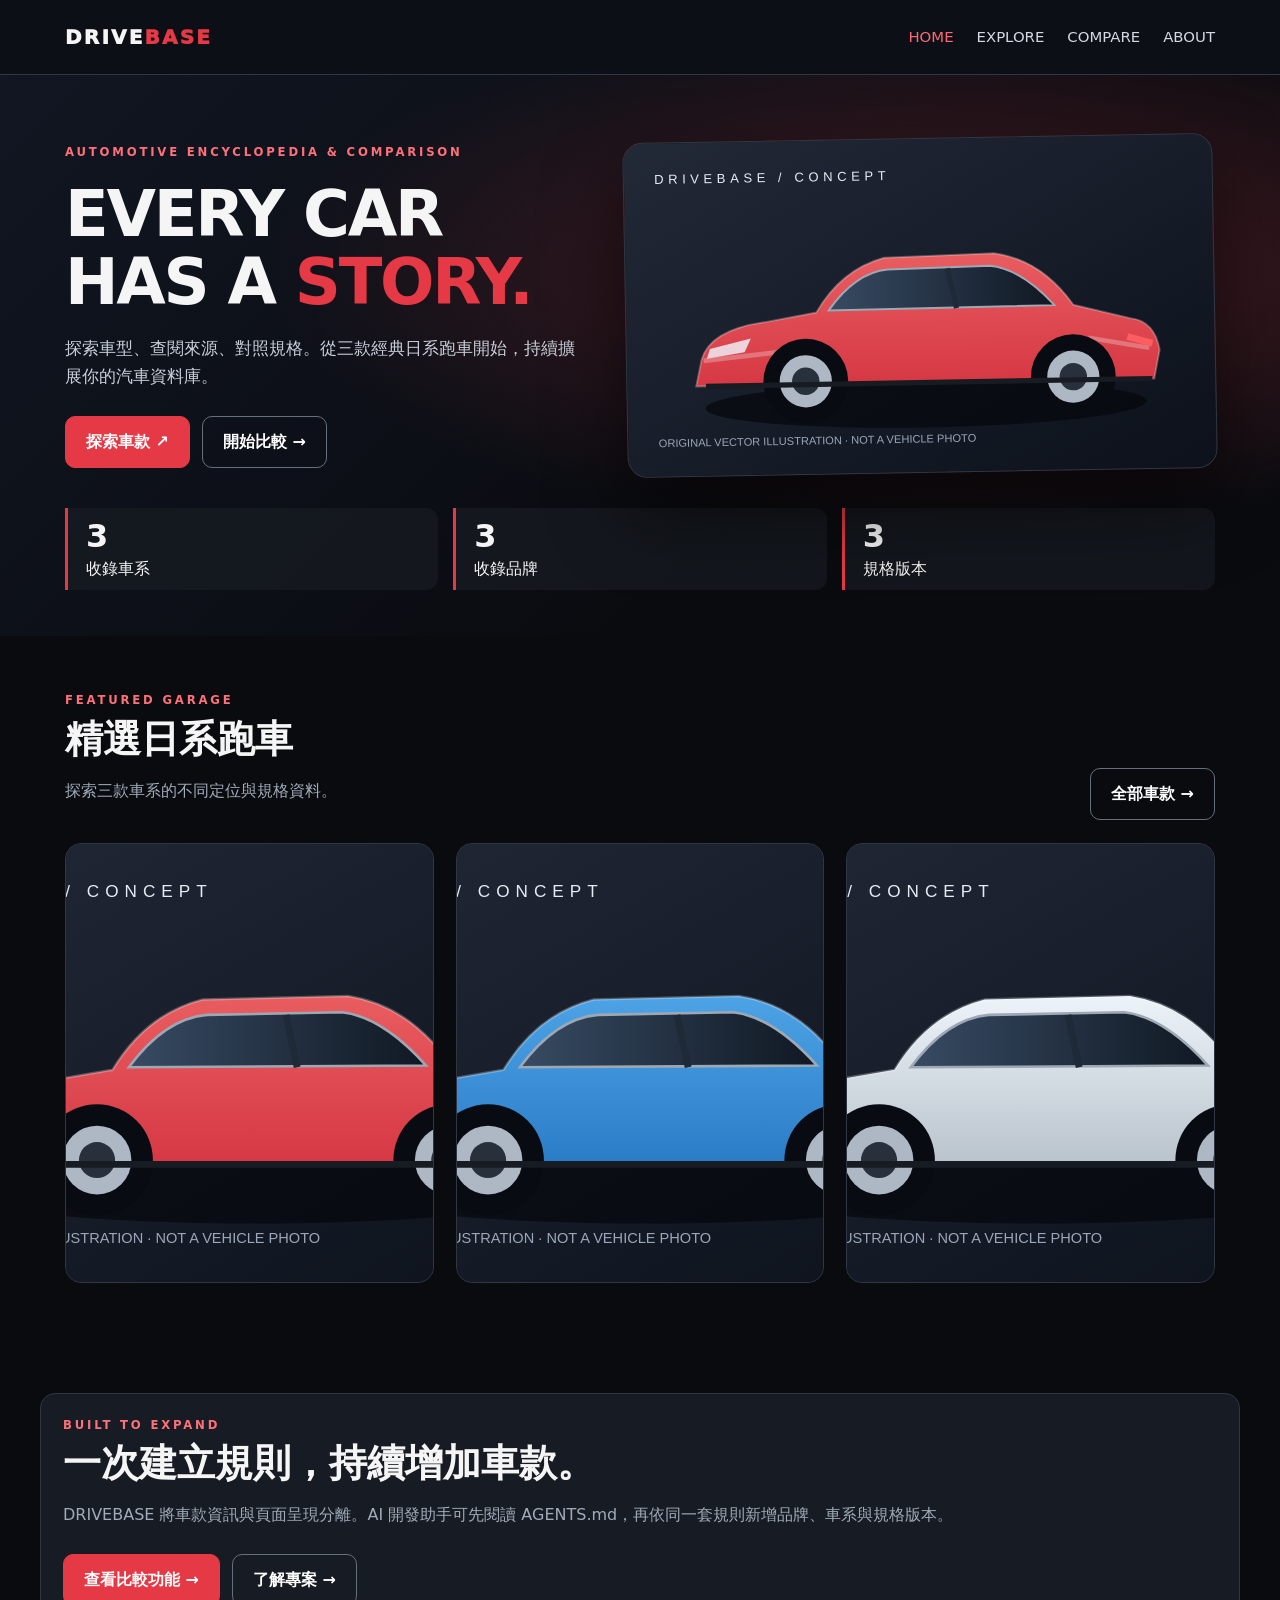
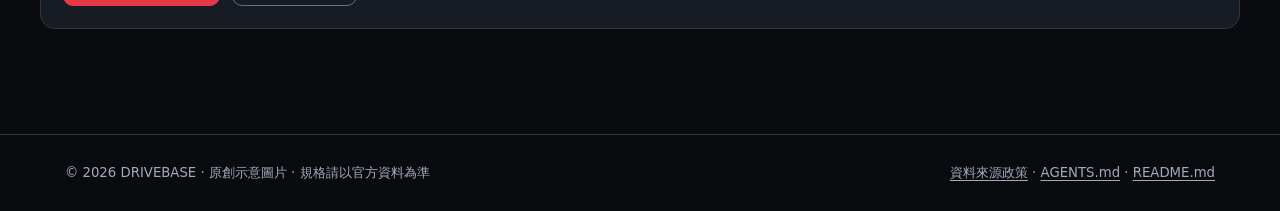
<file: index.html>
<!doctype html><html lang="zh-Hant"><head><meta charset="utf-8"><meta name="viewport" content="width=device-width,initial-scale=1"><meta name="description" content="DRIVEBASE 汽車百科與雙車規格比較平台"><title>探索日系跑車 | DRIVEBASE</title><link rel="stylesheet" href="css/style.css"></head><body data-page="home"><header class="topbar"><div class="container nav"><a class="brand" href="index.html" aria-label="DRIVEBASE 首頁">DRIVE<span>BASE</span></a><button id="menu-toggle" class="menu-toggle" type="button" aria-controls="navlinks" aria-expanded="false">選單 ☰</button><nav id="navlinks" class="navlinks" aria-label="主導覽"><a data-nav="home" href="index.html">HOME</a><a data-nav="explore" href="explore.html">EXPLORE</a><a data-nav="compare" href="compare.html">COMPARE</a><a data-nav="about" href="about.html">ABOUT</a></nav></div></header><main id="main"><section class="hero"><div class="container"><div class="hero-grid"><div><div class="eyebrow">Automotive encyclopedia & comparison</div><h1>EVERY CAR<br>HAS A <em>STORY.</em></h1><p class="lead">探索車型、查閱來源、對照規格。從三款經典日系跑車開始，持續擴展你的汽車資料庫。</p><div class="actions"><a class="btn primary" href="explore.html">探索車款 ↗</a><a class="btn" href="compare.html">開始比較 →</a></div></div><div class="hero-art"><img src="assets/cars/gr86.svg" alt="DRIVEBASE 原創跑車概念輪廓示意，非 GR86 實車照片"></div></div><div class="statband"><div class="stat"><strong id="model-total">—</strong><span>收錄車系</span></div><div class="stat"><strong id="brand-total">—</strong><span>收錄品牌</span></div><div class="stat"><strong id="variant-total">—</strong><span>規格版本</span></div></div></div></section><section class="section"><div class="container"><div class="section-head"><div><div class="eyebrow">Featured garage</div><h2>精選日系跑車</h2><p class="muted">探索三款車系的不同定位與規格資料。</p></div><a class="btn" href="explore.html">全部車款 →</a></div><div id="home-cars" class="cards"><p class="loading">正在載入車輛資料...</p></div></div></section><section class="section"><div class="container panel"><div class="eyebrow">Built to expand</div><h2>一次建立規則，持續增加車款。</h2><p class="muted">DRIVEBASE 將車款資訊與頁面呈現分離。AI 開發助手可先閱讀 AGENTS.md，再依同一套規則新增品牌、車系與規格版本。</p><div class="actions"><a class="btn primary" href="compare.html">查看比較功能 →</a><a class="btn" href="about.html">了解專案 →</a></div></div></section></main><footer class="footer"><div class="container footer-inner"><span>© <span id="current-year"></span> DRIVEBASE · 原創示意圖片 · 規格請以官方資料為準</span><span><a href="about.html">資料來源政策</a> · <a href="AGENTS.md">AGENTS.md</a> · <a href="README.md">README.md</a></span></div></footer><aside id="compare-bar" class="compare-bar" hidden aria-label="比較選擇清單"><p class="compare-summary"></p><a class="btn primary small compare-go" href="compare.html">比較 →</a><button type="button" class="btn small" onclick="sessionStorage.removeItem('drivebase_compare_v1');document.querySelector('#compare-bar').hidden=true">清除</button></aside><script src="js/app.js" defer></script></body></html>
</file>
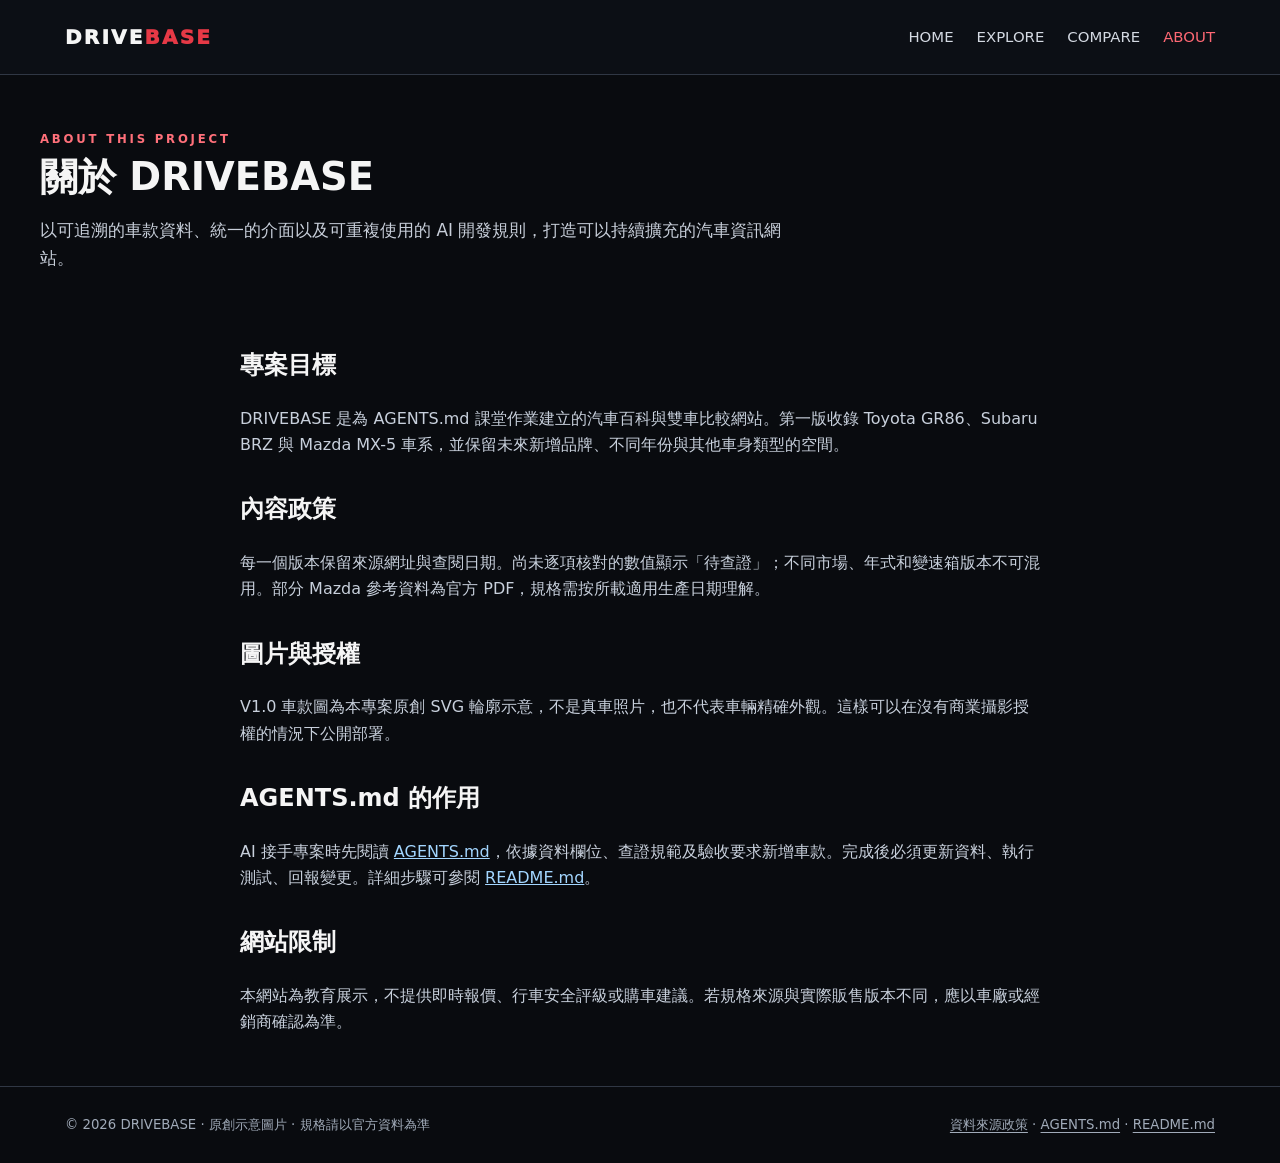
<file: about.html>
<!doctype html><html lang="zh-Hant"><head><meta charset="utf-8"><meta name="viewport" content="width=device-width,initial-scale=1"><meta name="description" content="DRIVEBASE 汽車百科與雙車規格比較平台"><title>關於專案 | DRIVEBASE</title><link rel="stylesheet" href="css/style.css"></head><body data-page="about"><header class="topbar"><div class="container nav"><a class="brand" href="index.html" aria-label="DRIVEBASE 首頁">DRIVE<span>BASE</span></a><button id="menu-toggle" class="menu-toggle" type="button" aria-controls="navlinks" aria-expanded="false">選單 ☰</button><nav id="navlinks" class="navlinks" aria-label="主導覽"><a data-nav="home" href="index.html">HOME</a><a data-nav="explore" href="explore.html">EXPLORE</a><a data-nav="compare" href="compare.html">COMPARE</a><a data-nav="about" href="about.html">ABOUT</a></nav></div></header><main id="main"><section class="container page-heading"><div class="eyebrow">About this project</div><h1>關於 DRIVEBASE</h1><p class="lead">以可追溯的車款資料、統一的介面以及可重複使用的 AI 開發規則，打造可以持續擴充的汽車資訊網站。</p></section><section class="container body-copy"><h2>專案目標</h2><p>DRIVEBASE 是為 AGENTS.md 課堂作業建立的汽車百科與雙車比較網站。第一版收錄 Toyota GR86、Subaru BRZ 與 Mazda MX-5 車系，並保留未來新增品牌、不同年份與其他車身類型的空間。</p><h2>內容政策</h2><p>每一個版本保留來源網址與查閱日期。尚未逐項核對的數值顯示「待查證」；不同市場、年式和變速箱版本不可混用。部分 Mazda 參考資料為官方 PDF，規格需按所載適用生產日期理解。</p><h2>圖片與授權</h2><p>V1.0 車款圖為本專案原創 SVG 輪廓示意，不是真車照片，也不代表車輛精確外觀。這樣可以在沒有商業攝影授權的情況下公開部署。</p><h2>AGENTS.md 的作用</h2><p>AI 接手專案時先閱讀 <a href="AGENTS.md">AGENTS.md</a>，依據資料欄位、查證規範及驗收要求新增車款。完成後必須更新資料、執行測試、回報變更。詳細步驟可參閱 <a href="README.md">README.md</a>。</p><h2>網站限制</h2><p>本網站為教育展示，不提供即時報價、行車安全評級或購車建議。若規格來源與實際販售版本不同，應以車廠或經銷商確認為準。</p></section></main><footer class="footer"><div class="container footer-inner"><span>© <span id="current-year"></span> DRIVEBASE · 原創示意圖片 · 規格請以官方資料為準</span><span><a href="about.html">資料來源政策</a> · <a href="AGENTS.md">AGENTS.md</a> · <a href="README.md">README.md</a></span></div></footer><aside id="compare-bar" class="compare-bar" hidden aria-label="比較選擇清單"><p class="compare-summary"></p><a class="btn primary small compare-go" href="compare.html">比較 →</a><button type="button" class="btn small" onclick="sessionStorage.removeItem('drivebase_compare_v1');document.querySelector('#compare-bar').hidden=true">清除</button></aside><script src="js/app.js" defer></script></body></html>
</file>
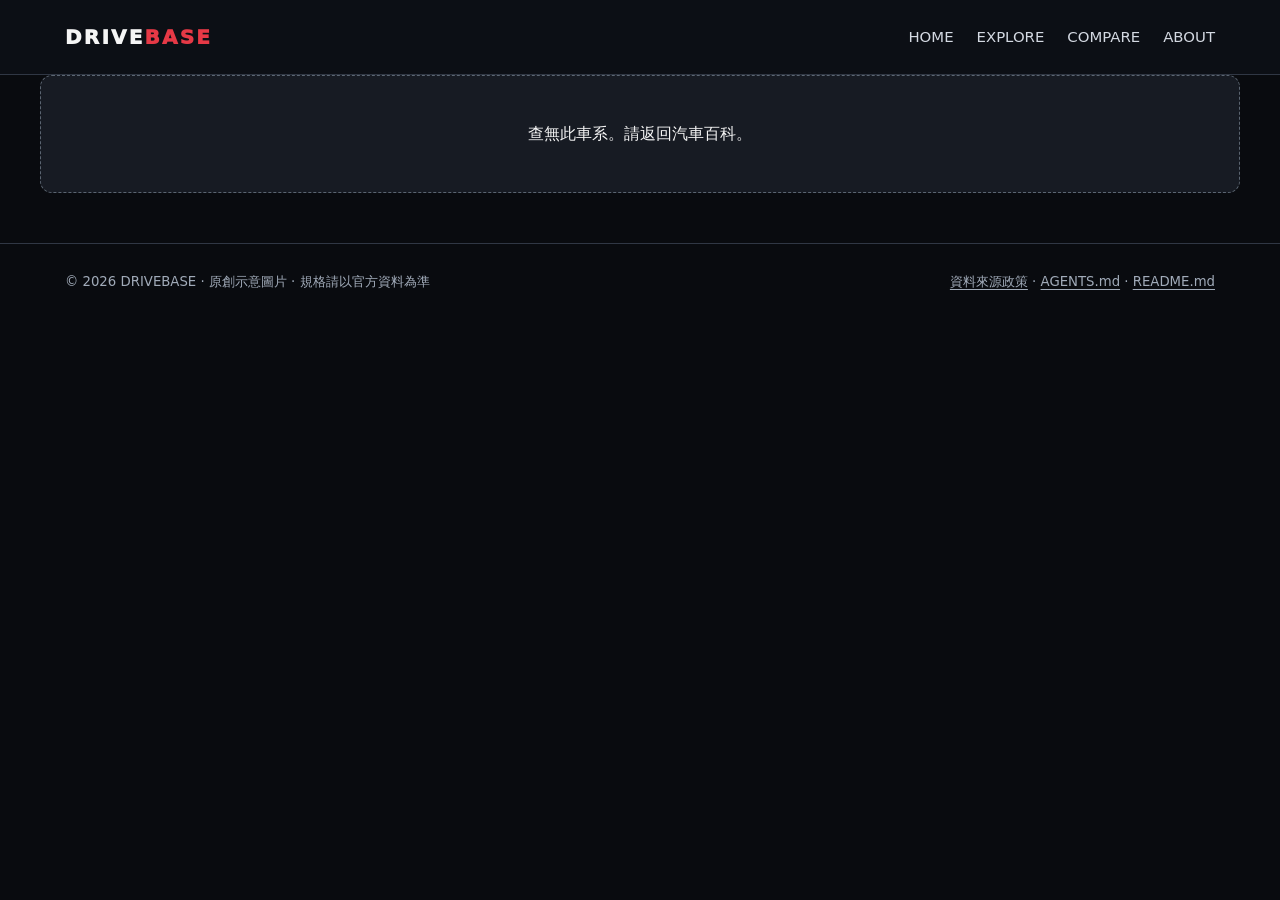
<file: car.html>
<!doctype html><html lang="zh-Hant"><head><meta charset="utf-8"><meta name="viewport" content="width=device-width,initial-scale=1"><meta name="description" content="DRIVEBASE 汽車百科與雙車規格比較平台"><title>車款資訊 | DRIVEBASE</title><link rel="stylesheet" href="css/style.css"></head><body data-page="detail"><header class="topbar"><div class="container nav"><a class="brand" href="index.html" aria-label="DRIVEBASE 首頁">DRIVE<span>BASE</span></a><button id="menu-toggle" class="menu-toggle" type="button" aria-controls="navlinks" aria-expanded="false">選單 ☰</button><nav id="navlinks" class="navlinks" aria-label="主導覽"><a data-nav="home" href="index.html">HOME</a><a data-nav="explore" href="explore.html">EXPLORE</a><a data-nav="compare" href="compare.html">COMPARE</a><a data-nav="about" href="about.html">ABOUT</a></nav></div></header><main id="main"><section class="container page-heading"><a class="muted" href="explore.html">← 返回汽車百科</a></section><section class="container"><div class="detail-hero"><div><img id="detail-image" src="assets/cars/gr86.svg" alt="原創車輛概念示意圖"><small id="image-credit" class="muted"></small></div><div><div class="eyebrow">Car profile</div><h1 id="detail-title">車系資訊</h1><p id="detail-tagline" class="lead"></p><p id="detail-description" class="muted"></p><div class="field"><label for="variant-select">選擇規格版本</label><select id="variant-select"></select></div><p id="selected-version" class="muted"></p><button class="btn primary" id="detail-compare" type="button">+ 加入比較</button></div></div></section><section class="container section"><div class="section-head"><div class="eyebrow">Key specifications</div><h2>核心規格</h2></div><div id="detail-metrics" class="spec-grid"></div></section><section class="container section"><h2>詳細技術數據</h2><p class="muted">數值只呈現已確認來源；待查證欄位不會由 AI 自行補齊。</p><div class="panel table-scroll"><table class="data-table"><thead><tr><th scope="col">規格項目</th><th scope="col">資料</th></tr></thead><tbody id="detail-spec-body"></tbody></table></div></section><section class="container section"><h2>來源與查證紀錄</h2><ul id="detail-sources" class="source-list"></ul><p class="notice">本網站為教學展示專案。資料以標示的年式、版本與來源為準；原廠可能更新規格，購車前請向官方確認。</p></section></main><footer class="footer"><div class="container footer-inner"><span>© <span id="current-year"></span> DRIVEBASE · 原創示意圖片 · 規格請以官方資料為準</span><span><a href="about.html">資料來源政策</a> · <a href="AGENTS.md">AGENTS.md</a> · <a href="README.md">README.md</a></span></div></footer><aside id="compare-bar" class="compare-bar" hidden aria-label="比較選擇清單"><p class="compare-summary"></p><a class="btn primary small compare-go" href="compare.html">比較 →</a><button type="button" class="btn small" onclick="sessionStorage.removeItem('drivebase_compare_v1');document.querySelector('#compare-bar').hidden=true">清除</button></aside><script src="js/app.js" defer></script></body></html>
</file>
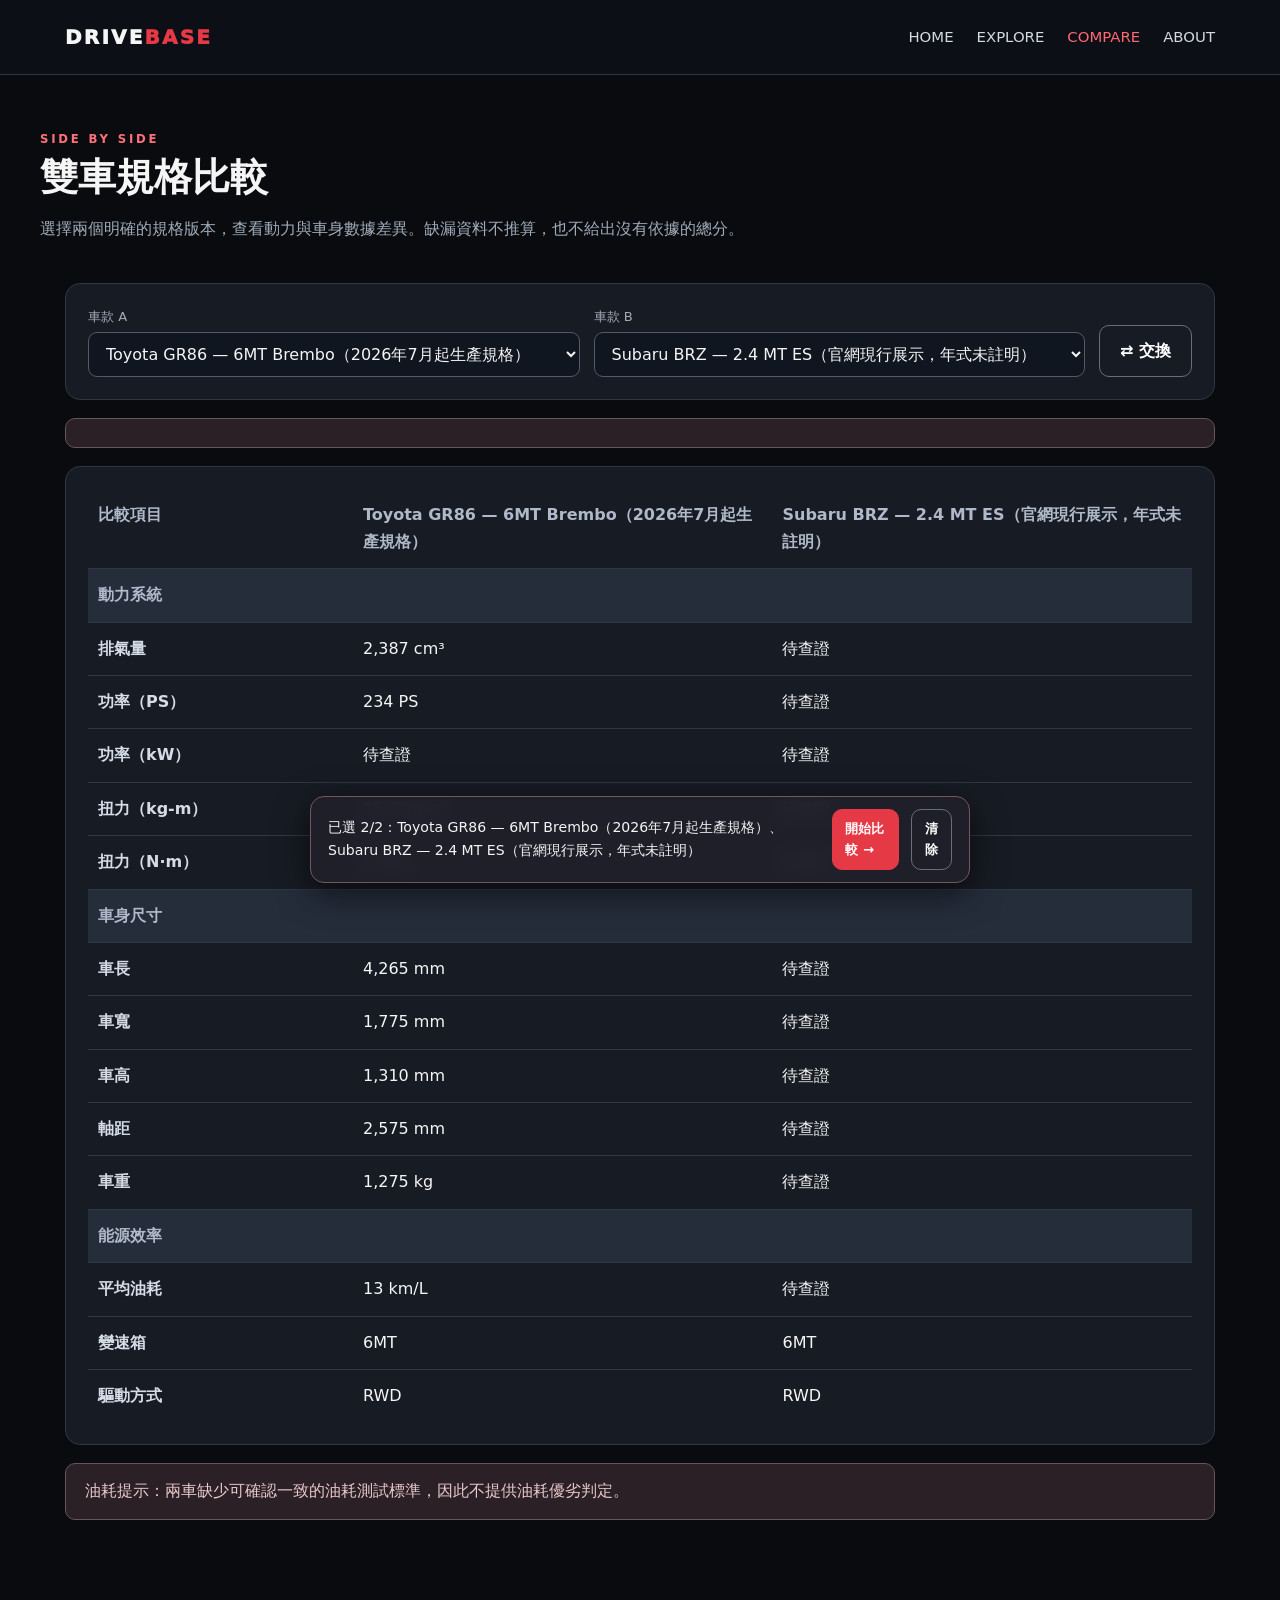
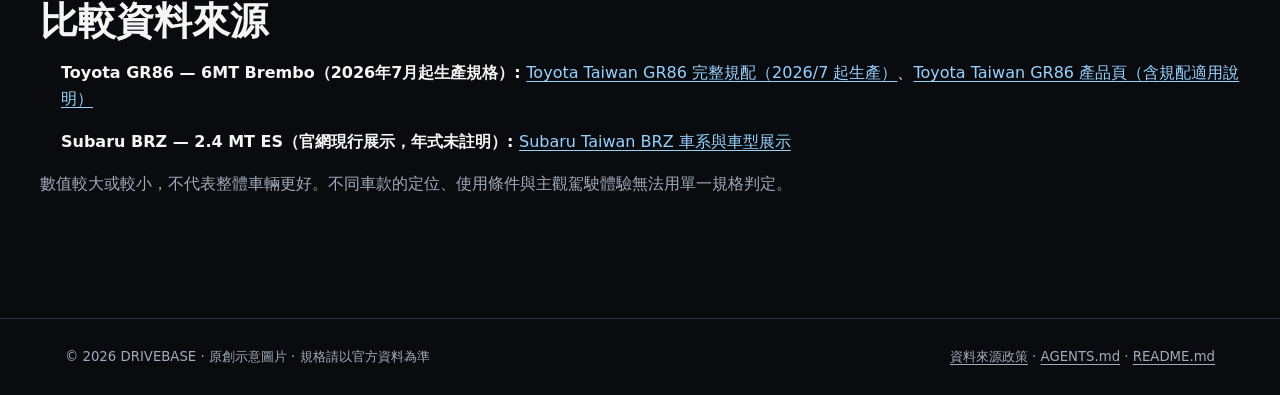
<file: compare.html>
<!doctype html><html lang="zh-Hant"><head><meta charset="utf-8"><meta name="viewport" content="width=device-width,initial-scale=1"><meta name="description" content="DRIVEBASE 汽車百科與雙車規格比較平台"><title>雙車比較 | DRIVEBASE</title><link rel="stylesheet" href="css/style.css"></head><body data-page="compare"><header class="topbar"><div class="container nav"><a class="brand" href="index.html" aria-label="DRIVEBASE 首頁">DRIVE<span>BASE</span></a><button id="menu-toggle" class="menu-toggle" type="button" aria-controls="navlinks" aria-expanded="false">選單 ☰</button><nav id="navlinks" class="navlinks" aria-label="主導覽"><a data-nav="home" href="index.html">HOME</a><a data-nav="explore" href="explore.html">EXPLORE</a><a data-nav="compare" href="compare.html">COMPARE</a><a data-nav="about" href="about.html">ABOUT</a></nav></div></header><main id="main"><section class="container page-heading"><div class="eyebrow">Side by side</div><h1>雙車規格比較</h1><p class="muted">選擇兩個明確的規格版本，查看動力與車身數據差異。缺漏資料不推算，也不給出沒有依據的總分。</p></section><section class="container"><div class="panel compare-controls"><div class="field"><label for="compare-a">車款 A</label><select id="compare-a"></select></div><div class="field"><label for="compare-b">車款 B</label><select id="compare-b"></select></div><button type="button" class="btn" id="swap-cars">⇄ 交換</button></div><p id="compare-message" class="notice" role="status"></p><div class="panel table-scroll"><table class="data-table compare-table"><tbody id="compare-body"></tbody></table></div><p class="notice" id="fuel-note">油耗比較前必須確認測試標準一致。</p></section><section class="container section"><h2>比較資料來源</h2><div id="compare-sources" class="source-list"></div><p class="muted">數值較大或較小，不代表整體車輛更好。不同車款的定位、使用條件與主觀駕駛體驗無法用單一規格判定。</p></section></main><footer class="footer"><div class="container footer-inner"><span>© <span id="current-year"></span> DRIVEBASE · 原創示意圖片 · 規格請以官方資料為準</span><span><a href="about.html">資料來源政策</a> · <a href="AGENTS.md">AGENTS.md</a> · <a href="README.md">README.md</a></span></div></footer><aside id="compare-bar" class="compare-bar" hidden aria-label="比較選擇清單"><p class="compare-summary"></p><a class="btn primary small compare-go" href="compare.html">比較 →</a><button type="button" class="btn small" onclick="sessionStorage.removeItem('drivebase_compare_v1');document.querySelector('#compare-bar').hidden=true">清除</button></aside><script src="js/app.js" defer></script></body></html>
</file>
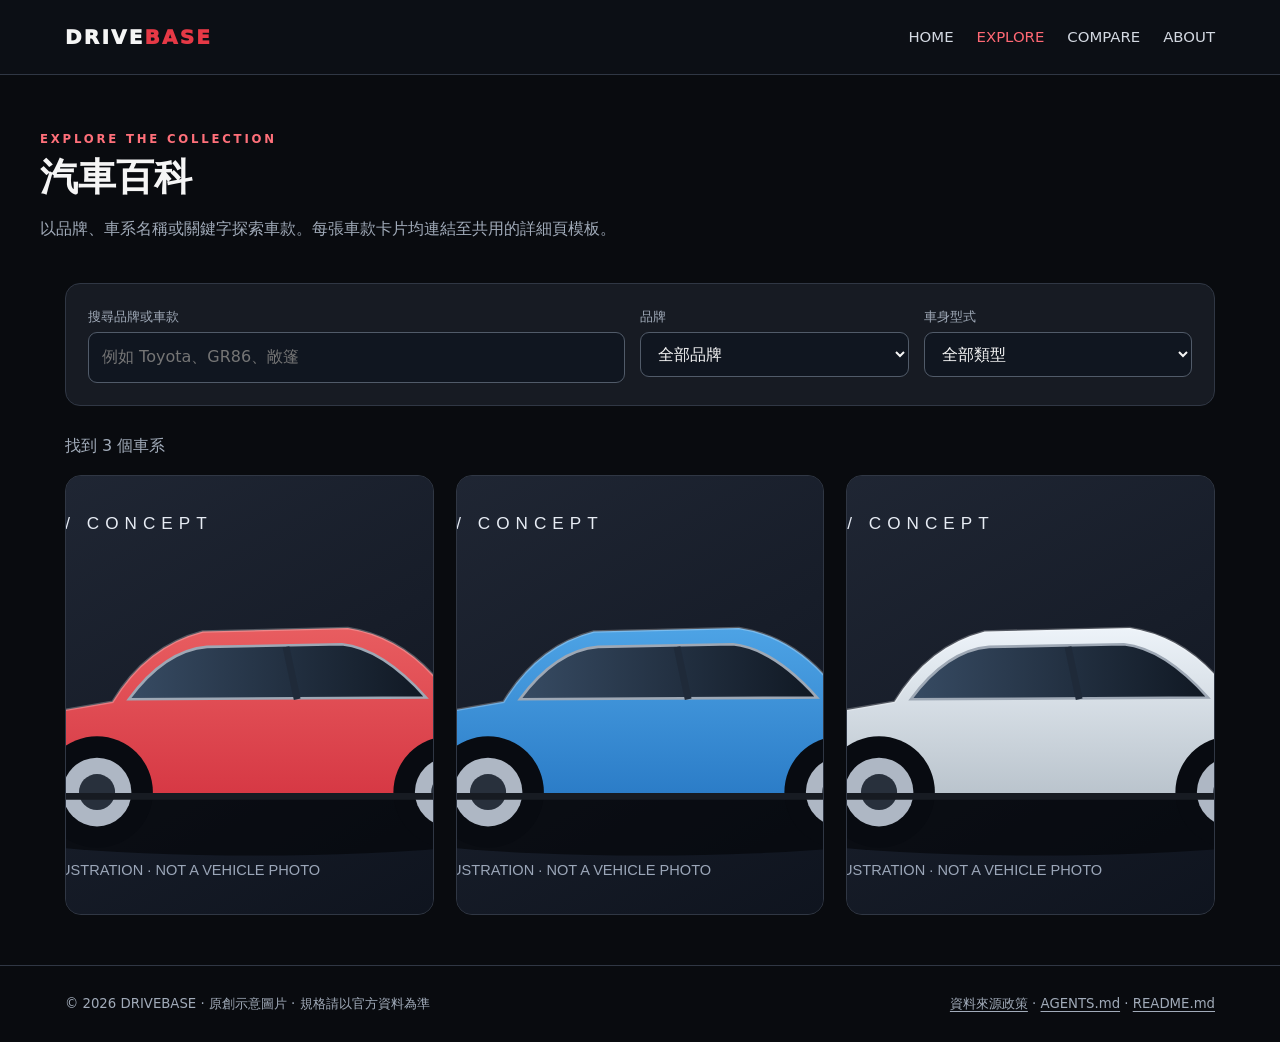
<file: explore.html>
<!doctype html><html lang="zh-Hant"><head><meta charset="utf-8"><meta name="viewport" content="width=device-width,initial-scale=1"><meta name="description" content="DRIVEBASE 汽車百科與雙車規格比較平台"><title>車款百科 | DRIVEBASE</title><link rel="stylesheet" href="css/style.css"></head><body data-page="explore"><header class="topbar"><div class="container nav"><a class="brand" href="index.html" aria-label="DRIVEBASE 首頁">DRIVE<span>BASE</span></a><button id="menu-toggle" class="menu-toggle" type="button" aria-controls="navlinks" aria-expanded="false">選單 ☰</button><nav id="navlinks" class="navlinks" aria-label="主導覽"><a data-nav="home" href="index.html">HOME</a><a data-nav="explore" href="explore.html">EXPLORE</a><a data-nav="compare" href="compare.html">COMPARE</a><a data-nav="about" href="about.html">ABOUT</a></nav></div></header><main id="main"><section class="container page-heading"><div class="eyebrow">Explore the collection</div><h1>汽車百科</h1><p class="muted">以品牌、車系名稱或關鍵字探索車款。每張車款卡片均連結至共用的詳細頁模板。</p></section><section class="container"><div class="panel filter-panel"><div class="field"><label for="search">搜尋品牌或車款</label><input id="search" type="search" placeholder="例如 Toyota、GR86、敞篷"></div><div class="field"><label for="brand-filter">品牌</label><select id="brand-filter"><option value="all">全部品牌</option></select></div><div class="field"><label for="body-filter">車身型式</label><select id="body-filter"><option value="all">全部類型</option><option value="coupe">雙門跑車</option><option value="roadster">敞篷跑車</option></select></div></div><p id="result-count" class="muted" role="status"></p><div id="explore-cars" class="cards"><p class="loading">正在載入...</p></div><div id="empty-results" class="empty" hidden>沒有符合條件的車系，請調整搜尋字詞或篩選條件。</div></section></main><footer class="footer"><div class="container footer-inner"><span>© <span id="current-year"></span> DRIVEBASE · 原創示意圖片 · 規格請以官方資料為準</span><span><a href="about.html">資料來源政策</a> · <a href="AGENTS.md">AGENTS.md</a> · <a href="README.md">README.md</a></span></div></footer><aside id="compare-bar" class="compare-bar" hidden aria-label="比較選擇清單"><p class="compare-summary"></p><a class="btn primary small compare-go" href="compare.html">比較 →</a><button type="button" class="btn small" onclick="sessionStorage.removeItem('drivebase_compare_v1');document.querySelector('#compare-bar').hidden=true">清除</button></aside><script src="js/app.js" defer></script></body></html>
</file>
<file: css/style.css>
:root{color-scheme:dark;--bg:#090b0f;--surface:#171b23;--surface2:#202733;--text:#f5f5f5;--muted:#a1abb9;--accent:#e63946;--line:#303744;--max:1200px}*{box-sizing:border-box}html{scroll-behavior:smooth}body{margin:0;background:var(--bg);color:var(--text);font-family:Inter,"Noto Sans TC",system-ui,-apple-system,"Microsoft JhengHei",sans-serif;line-height:1.65}a{color:inherit;text-decoration:none}a:hover{color:white}button,input,select{font:inherit}button{cursor:pointer}button:focus-visible,a:focus-visible,input:focus-visible,select:focus-visible{outline:3px solid #ff9b9f;outline-offset:3px}img{max-width:100%;display:block}.container{max-width:var(--max);margin:auto;padding:0 25px}.topbar{background:#0d1017ef;border-bottom:1px solid var(--line);position:sticky;top:0;z-index:20;backdrop-filter:blur(14px)}.nav{display:flex;align-items:center;justify-content:space-between;min-height:74px;gap:20px}.brand{font-weight:950;letter-spacing:.11em;font-size:1.25rem}.brand span{color:var(--accent)}.navlinks{display:flex;align-items:center;gap:23px;flex-wrap:wrap}.navlinks a{color:#d4d9e2;font-size:.93rem}.navlinks a.active,.navlinks a:hover{color:#ff6874}.menu-toggle{display:none;color:white;border:1px solid var(--line);background:var(--surface);border-radius:8px;padding:8px 14px}.eyebrow{text-transform:uppercase;color:#ff707a;letter-spacing:.24em;font-weight:800;font-size:.73rem}.hero{padding:63px 0 46px;background:radial-gradient(ellipse at 75% 35%,#4a1d25 0,transparent 51%),linear-gradient(135deg,#111622,#090b0f 65%)}.hero-grid{display:grid;grid-template-columns:1fr 1.12fr;gap:34px;align-items:center}.hero h1{font-size:clamp(2.4rem,5vw,5.1rem);line-height:1.07;letter-spacing:-.035em;margin:18px 0}.hero h1 em{font-style:normal;color:var(--accent)}.lead{font-size:1.06rem;color:#c8cfda;max-width:620px}.hero-art{border:1px solid var(--line);border-radius:20px;overflow:hidden;box-shadow:0 35px 75px #0009;transform:rotate(-1deg)}.hero-art img{width:100%;height:100%;object-fit:cover}.actions,.filters{display:flex;gap:12px;align-items:center;flex-wrap:wrap}.actions{margin-top:25px}.btn{border-radius:10px;padding:12px 20px;font-weight:800;display:inline-flex;justify-content:center;align-items:center;gap:8px;border:1px solid #666f7d;background:transparent;color:white;transition:background .2s,transform .2s}.btn:hover{transform:translateY(-2px);background:#333c49}.btn.primary{background:var(--accent);border-color:var(--accent)}.btn.primary:hover{background:#ff4b58}.btn.small{font-size:.82rem;padding:8px 12px}.btn:disabled{opacity:.38;cursor:not-allowed;transform:none}.section{padding:55px 0}.section-head{display:flex;justify-content:space-between;gap:20px;align-items:end;margin-bottom:23px}.section h2,.page-heading h1{margin:5px 0;font-size:clamp(1.8rem,3vw,2.8rem);line-height:1.2}.muted{color:var(--muted)}.statband{display:grid;grid-template-columns:repeat(3,1fr);gap:15px;margin-top:35px}.stat{border-left:3px solid var(--accent);padding:8px 18px;background:#171b23bd;border-radius:0 12px 12px 0}.stat strong{font-size:2rem;display:block;line-height:1.25}.cards{display:grid;grid-template-columns:repeat(3,minmax(0,1fr));gap:22px}.car-card{border:1px solid var(--line);border-radius:16px;background:var(--surface);overflow:hidden;transition:transform .2s,border-color .2s}.car-card:hover{transform:translateY(-4px);border-color:#a94e59}.car-image{aspect-ratio:16/10;background:#192332;overflow:hidden}.car-image img{width:100%;height:100%;object-fit:cover}.car-body{padding:19px}.car-body h3{margin:3px 0 7px;font-size:1.4rem}.car-body p{margin:6px 0 14px;color:var(--muted);font-size:.9rem}.car-foot{border-top:1px solid var(--line);display:flex;justify-content:space-between;align-items:center;gap:9px;padding-top:14px}.chip{color:#fda4aa;background:#5b242b;border:1px solid #8b3c46;padding:3px 9px;border-radius:100px;font-size:.72rem}.page-heading{padding:55px 0 24px}.page-heading p{max-width:760px}.panel{background:var(--surface);border:1px solid var(--line);border-radius:15px;padding:22px}.filter-panel{display:grid;grid-template-columns:2fr 1fr 1fr;gap:15px;margin-bottom:27px}.field label{display:block;font-size:.82rem;margin-bottom:5px;color:var(--muted)}input,select{width:100%;border-radius:9px;border:1px solid #515b69;color:var(--text);background:#101620;padding:11px 13px;min-width:0}select option{background:#101620}.notice{padding:14px 19px;border:1px solid #66555b;border-radius:10px;background:#2b2025;color:#e9c9cd;margin:18px 0}.detail-hero{display:grid;grid-template-columns:1.12fr 1fr;gap:28px;align-items:center}.detail-hero img{border-radius:14px;border:1px solid var(--line)}.detail-hero h1{font-size:clamp(2.1rem,4vw,3.4rem);line-height:1.13;margin:7px 0}.spec-grid{display:grid;grid-template-columns:repeat(4,1fr);gap:14px}.metric{background:var(--surface);border:1px solid var(--line);padding:17px;border-radius:12px}.metric small{display:block;color:var(--muted);margin-bottom:6px}.metric strong{font-size:1.22rem}.data-table{width:100%;border-collapse:collapse;text-align:left}.data-table th,.data-table td{border-bottom:1px solid var(--line);padding:13px 10px;vertical-align:top}.data-table th{color:#afb9c9;font-weight:650}.data-table tr:last-child td{border-bottom:0}.table-scroll{overflow-x:auto}.compare-table{min-width:730px;table-layout:fixed}.compare-table th:first-child{width:24%}.compare-table td:first-child{font-weight:750;color:#d4dce7}.diff{display:block;font-size:.76rem;color:#ff9198;margin-top:3px}.source-list{padding-left:21px;word-break:break-word}.source-list li{margin:10px 0}.source-list a{color:#96d2ff;text-decoration:underline;text-underline-offset:3px}.compare-controls{display:grid;grid-template-columns:1fr 1fr auto;align-items:end;gap:14px}.empty{background:var(--surface);border:1px dashed #5b6571;padding:45px 15px;text-align:center;border-radius:12px}.footer{border-top:1px solid var(--line);padding:27px 0;margin-top:50px;color:var(--muted);font-size:.83rem}.footer-inner{display:flex;justify-content:space-between;gap:12px;flex-wrap:wrap}.footer a{text-decoration:underline;text-underline-offset:3px}.loading{padding:30px;color:var(--muted)}.compare-bar{position:fixed;left:50%;transform:translateX(-50%);bottom:17px;max-width:calc(100% - 30px);width:660px;border:1px solid #76555c;border-radius:14px;display:flex;gap:12px;align-items:center;justify-content:space-between;background:#20202beF;padding:12px 17px;z-index:15;box-shadow:0 9px 34px #0009;backdrop-filter:blur(9px)}.compare-bar[hidden]{display:none}.compare-bar p{margin:0;font-size:.88rem}.body-copy{max-width:850px}.body-copy h2{margin-top:32px}.body-copy p,.body-copy li{color:#c8d0dc}.body-copy a{color:#a3d6ff;text-decoration:underline}.anchor-button{border:0;background:none;color:#ff8790;font-weight:800;padding:3px}.anchor-button:hover{text-decoration:underline}.pill{background:#292f3a;border-radius:8px;padding:5px 9px;color:#cbd5e1;font-size:.78rem}.error{border:1px solid #ad4853;padding:18px;border-radius:12px;color:#ffc0c5;background:#3a1d25}@media(max-width:900px){.hero-grid,.detail-hero{grid-template-columns:1fr}.hero-art{max-width:690px}.cards{grid-template-columns:repeat(2,1fr)}.spec-grid{grid-template-columns:repeat(2,1fr)}}@media(max-width:620px){.nav{min-height:65px}.menu-toggle{display:block}.navlinks{display:none;position:absolute;top:64px;left:0;right:0;background:#141a24;border-bottom:1px solid var(--line);padding:20px;flex-direction:column;align-items:flex-start}.navlinks.open{display:flex}.hero{padding-top:42px}.section{padding:40px 0}.cards,.filter-panel,.compare-controls{grid-template-columns:1fr}.statband{grid-template-columns:repeat(3,1fr);gap:6px}.stat{padding:6px}.stat strong{font-size:1.4rem}.stat span{font-size:.7rem}.spec-grid{grid-template-columns:repeat(2,1fr)}.compare-bar{flex-wrap:wrap}.section-head{align-items:start;flex-direction:column}.container{padding:0 17px}}
</file>
